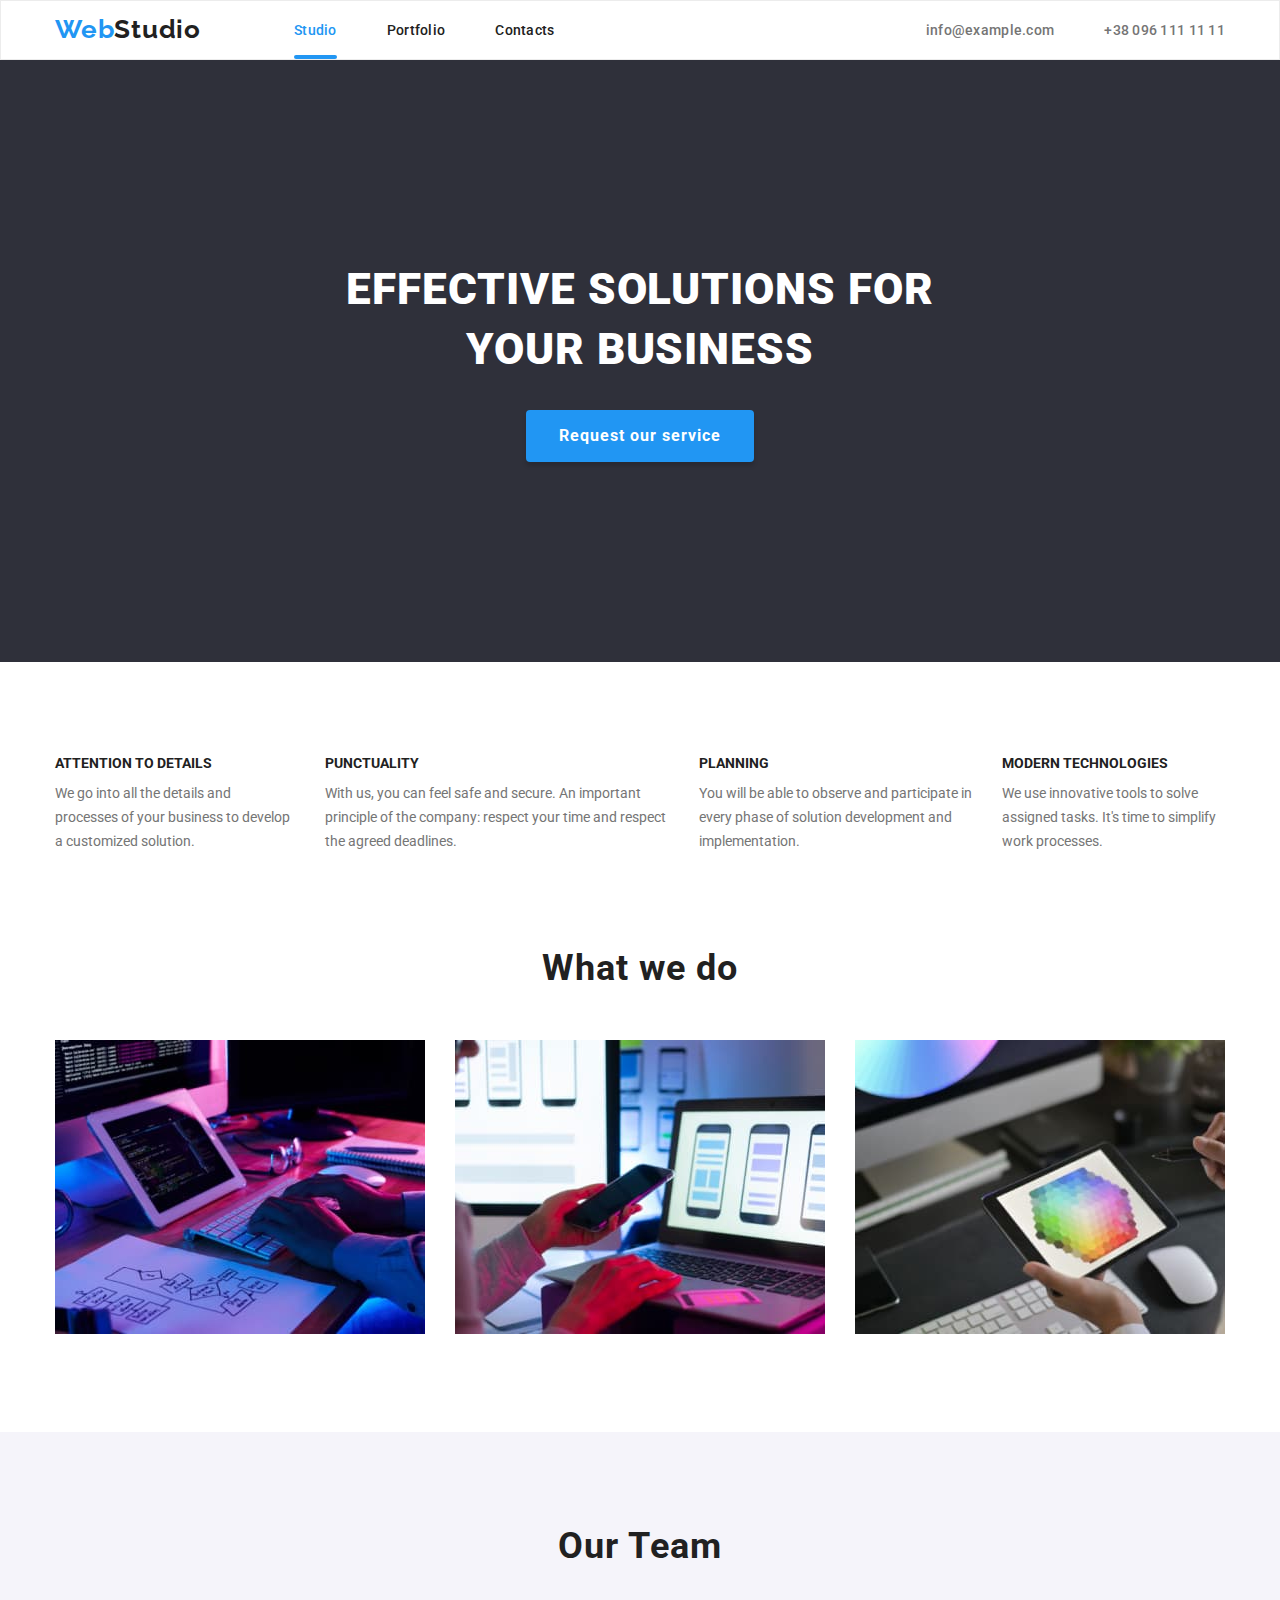
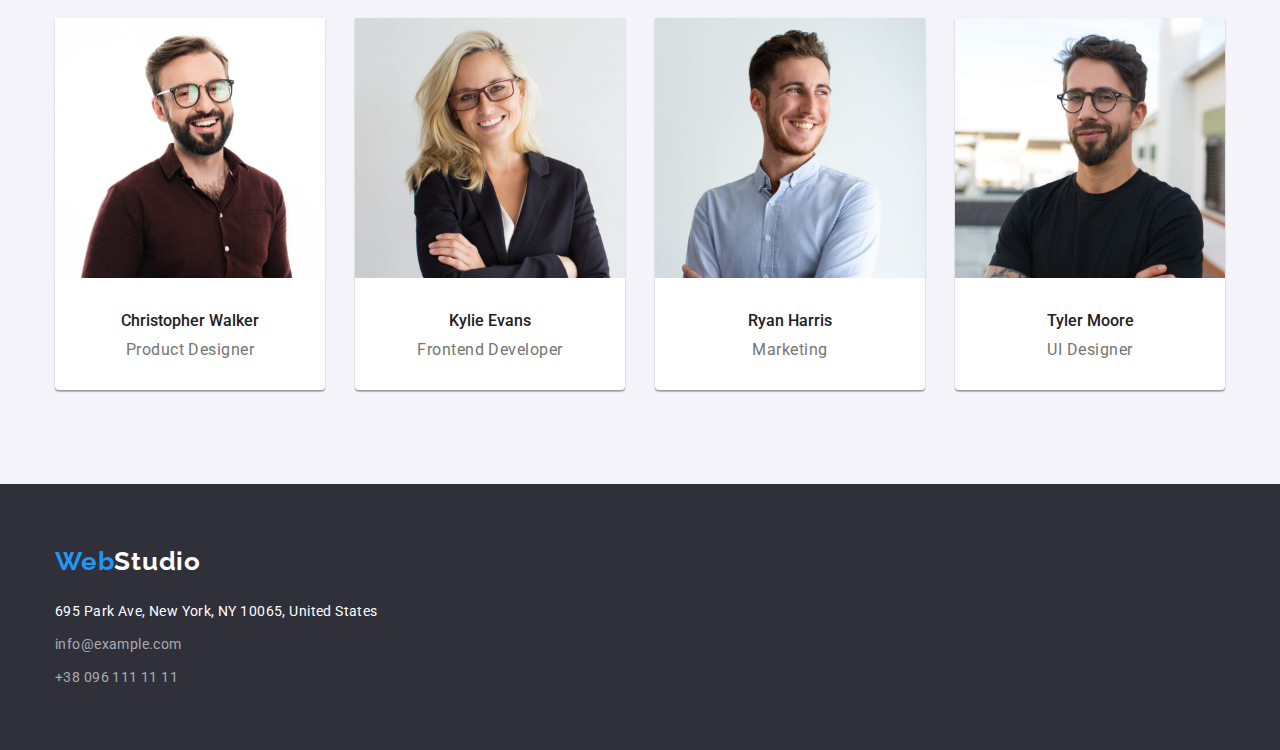
<file: index.html>
<!DOCTYPE html>
<html lang="en">
  <head>
    <meta charset="UTF-8" />
    <meta http-equiv="X-UA-Compatible" content="IE=edge" />
    <meta name="viewport" content="width=device-width, initial-scale=1.0" />
    <title>HW-03</title>
    <link rel="preconnect" href="https://fonts.googleapis.com" />
    <link rel="preconnect" href="https://fonts.gstatic.com" crossorigin />
    <link
      href="https://fonts.googleapis.com/css2?family=Raleway:wght@700&family=Roboto:wght@400;500;700;900&display=swap"
      rel="stylesheet"
    />
    <link
      rel="stylesheet"
      href="https://cdnjs.cloudflare.com/ajax/libs/modern-normalize/1.1.0/modern-normalize.min.css"
    />
    <link rel="stylesheet" href="./css/styles.css" />
  </head>

  <body>
    <header class="page-header">
      <div class="container main-nav">
        <nav class="main-nav">
          <a href="./index.html" class="logo"><span>Web</span>Studio</a>
          <ul class="site-nav list">
            <li class="item">
              <a href="./index.html" class="link current">Studio</a>
            </li>
            <li class="item">
              <a href="./portfolio.html" class="link">Portfolio</a>
            </li>
            <li class="item"><a href="#" class="link">Contacts</a></li>
          </ul>
        </nav>
        <ul class="contacts list">
          <li class="item">
            <a href="mailto:info@example.com" class="link">info@example.com</a>
          </li>
          <li class="item">
            <a href="tel:+380961111111" class="link">+38 096 111 11 11</a>
          </li>
        </ul>
      </div>
    </header>

    <main>
      <section class="hero">        
        <div class="container">
          <h1 class="hero-title">
            EFFECTIVE SOLUTIONS FOR 
            YOUR BUSINESS
          </h1>
          <button class="btn primary" type="button">Request our service</button>
        </div>
        
      </section>

      <section class="mid-section section">
        <div class="container">
          <h2 class="hidden-title">Our Perks</h2>

          <ul class="features list">
            <li class="features-item">
              <h3 class="features-title">ATTENTION TO DETAILS</h3>
              <p class="features-text">
                We go into all the details and processes of your business to
                develop a customized solution.
              </p>
            </li>
            <li class="features-item">
              <h3 class="features-title">PUNCTUALITY</h3>
              <p class="features-text">
                With us, you can feel safe and secure. An important principle of
                the company: respect your time and respect the agreed deadlines.
              </p>
            </li>
            <li class="features-item">
              <h3 class="features-title">PLANNING</h3>
              <p class="features-text">
                You will be able to observe and participate in every phase of
                solution development and implementation.
              </p>
            </li>
            <li class="features-item">
              <h3 class="features-title">MODERN TECHNOLOGIES</h3>
              <p class="features-text">
                We use innovative tools to solve assigned tasks. It's time to
                simplify work processes.
              </p>
            </li>
          </ul>
        </div>
      </section>
      <section class="activity-section">
        <div class="container">
          <h2 class="section-title">What we do</h2>
          <ul class="activity list">
            <li class="activity-item">
              <img src="images/img1.jpg" alt="first" width="370" height="294" />
            </li>
            <li class="activity-item">
              <img
                src="images/img2.jpg"
                alt="second"
                width="370"
                height="294"
              />
            </li>
            <li class="activity-item">
              <img src="images/img3.jpg" alt="third" width="370" height="294" />
            </li>
          </ul>
        </div>
      </section>
      <section class="team-section section">
        <div class="container">
          <h2 class="section-title">Our Team</h2>
          <ul class="team list">
            <li class="team-item">
              <img
                src="images/ProdDes.jpg"
                alt="ProductDes"
                width="270"
                height="260"
              />
              <h3 class="team-title">Christopher Walker</h3>
              <p class="team-text">Product Designer</p>
            </li>
            <li class="team-item">
              <img
                src="images/FrontDev.jpg"
                alt="FrontDev"
                width="270"
                height="260"
              />
              <h3 class="team-title">Kylie Evans</h3>
              <p class="team-text">Frontend Developer</p>
            </li>
            <li class="team-item">
              <img
                src="images/Market.jpg"
                alt="Market"
                width="270"
                height="260"
              />
              <h3 class="team-title">Ryan Harris</h3>
              <p class="team-text">Marketing</p>
            </li>
            <li class="team-item">
              <img
                src="images/UIDes.jpg"
                alt="UI_des"
                width="270"
                height="260"
              />
              <h3 class="team-title">Tyler Moore</h3>
              <p class="team-text">UI Designer</p>
            </li>
          </ul>
        </div>
      </section>
    </main>

    <footer class="footer">
      <div class="container">
        <a href="./index.html" class="logo-footer"><span>Web</span>Studio</a>
        <address class="address">
          <ul class="footer-contacts list">
            <li class="item">
              <a class="link address-link" href="https://goo.gl/maps/gs37guJ5S6naws7R7"
                >695 Park Ave, New York, NY 10065, United States</a
              >
            </li>
            <li class="item"><a class="link" href="mailto:info@example.com">info@example.com</a></li>
            <li class="item"><a class="link" href="tel:+380961111111">+38 096 111 11 11</a></li>
          </ul>
        </address>
      </div>
    </footer>
  </body>
</html>
</file>
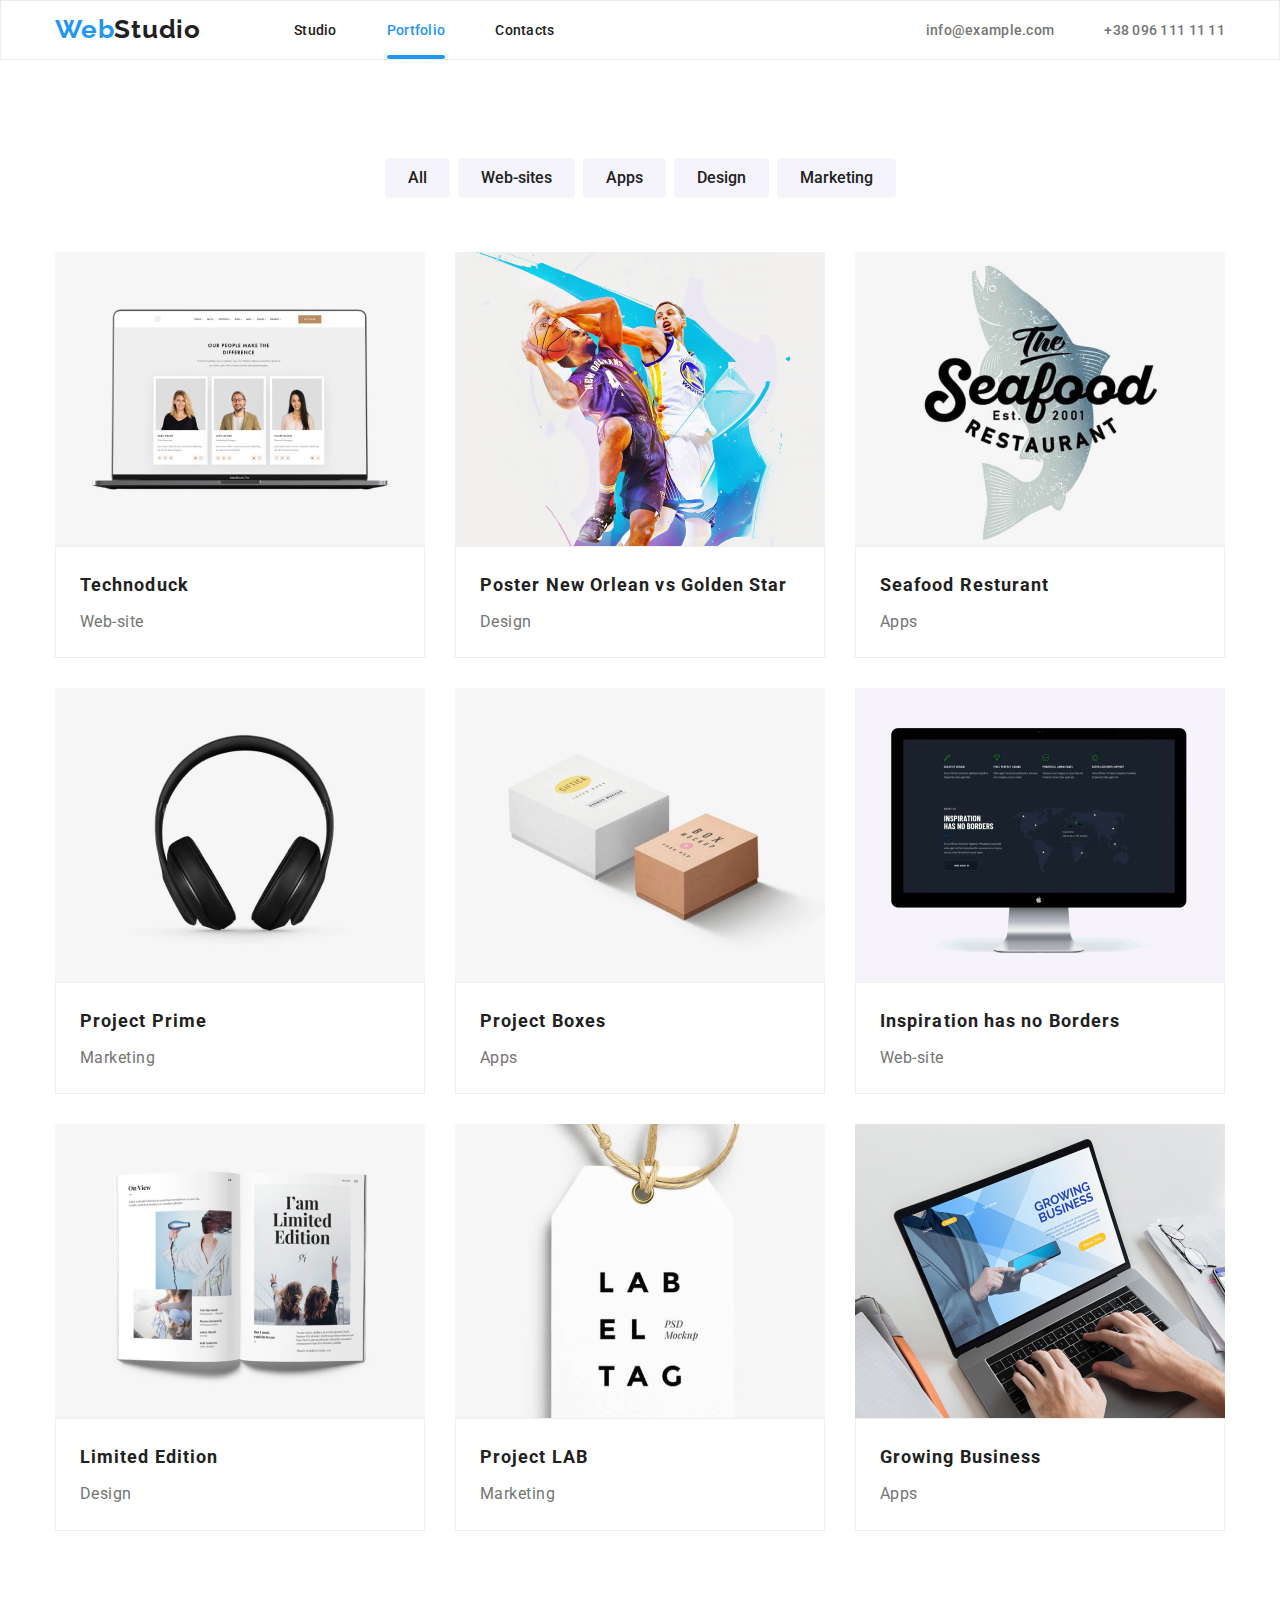
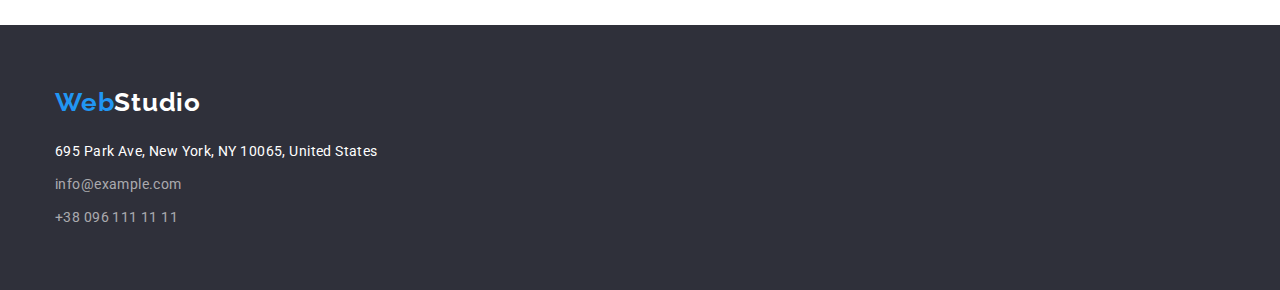
<file: portfolio.html>
<!DOCTYPE html>
<html lang="en">
  <head>
    <meta charset="UTF-8" />
    <meta http-equiv="X-UA-Compatible" content="IE=edge" />
    <meta name="viewport" content="width=device-width, initial-scale=1.0" />
    <title>HW-03</title>
    <link rel="preconnect" href="https://fonts.googleapis.com" />
    <link rel="preconnect" href="https://fonts.gstatic.com" crossorigin />
    <link
      href="https://fonts.googleapis.com/css2?family=Raleway:wght@700&family=Roboto:wght@400;500;700;900&display=swap"
      rel="stylesheet"
    />
    <link
      rel="stylesheet"
      href="https://cdnjs.cloudflare.com/ajax/libs/modern-normalize/1.1.0/modern-normalize.min.css"
    />
    <link rel="stylesheet" href="./css/styles.css" />
  </head>

  <body>
    <header class="page-header">
      <div class="container main-nav">
        <nav class="main-nav">
          <a href="./index.html" class="logo"><span>Web</span>Studio</a>
          <ul class="site-nav list">
            <li class="item"><a href="./index.html" class="link">Studio</a></li>
            <li class="item">
              <a href="./portfolio.html" class="link current">Portfolio</a>
            </li>
            <li class="item"><a href="#" class="link">Contacts</a></li>
          </ul>
        </nav>
        <ul class="contacts list">
          <li class="item">
            <a href="mailto:info@example.com" class="link">info@example.com</a>
          </li>
          <li class="item">
            <a href="tel:+380961111111" class="link">+38 096 111 11 11</a>
          </li>
        </ul>
      </div>
    </header>
    <main>
      <section class="section">
        <div class="container">
          <h1 class="hidden-title">Main section</h1>
          <ul class="filter list">
            <li>
              <button
                class="btn secondary"
                type="button"
                onclick="filterChange('All')"
              >
                All
              </button>
            </li>
            <li>
              <button
                class="btn secondary"
                type="button"
                onclick="filterChange('Web-site')"
              >
                Web-sites
              </button>
            </li>
            <li>
              <button
                class="btn secondary"
                type="button"
                onclick="filterChange('Apps')"
              >
                Apps
              </button>
            </li>
            <li>
              <button
                class="btn secondary"
                type="button"
                onclick="filterChange('Design')"
              >
                Design
              </button>
            </li>
            <li>
              <button
                class="btn secondary"
                type="button"
                onclick="filterChange('Marketing')"
              >
                Marketing
              </button>
            </li>
          </ul>
          <ul class="card-set list" id="content">
            <li class="card">
              <a href="#">
                <div class="card-overlay">
                  <img src="./images/website.jpg" alt="website" width="370" />
                </div>
                <div class="card-info">
                  <h2 class="cnt-title">Technoduck</h2>
                  <p>Web-site</p>
                </div>
              </a>
            </li>
            <li class="card">
              <a href="#">
                <div class="card-overlay">
                  <img src="./images/design.jpg" alt="design" width="370" />
                </div>

                <div class="card-info">
                  <h2 class="cnt-title">Poster New Orlean vs Golden Star</h2>
                  <p>Design</p>
                </div>
              </a>
            </li>
            <li class="card">
              <a href="#">
                <div class="card-overlay">
                  <img
                    src="./images/seafood.jpg"
                    alt="seafood resturant"
                    width="370"
                  />
                </div>

                <div class="card-info">
                  <h2 class="cnt-title">Seafood Resturant</h2>
                  <p>Apps</p>
                </div>
              </a>
            </li>
            <li class="card">
              <a href="#">
                <div class="card-overlay">
                  <img src="./images/prime.jpg" alt="prime" width="370" height="294" />
                </div>
                <div class="card-info">
                  <h2 class="cnt-title">Project Prime</h2>
                  <p>Marketing</p>
                </div>
              </a>
            </li>
            <li class="card">
              <a href="#">
                <div class="card-overlay">
                  <img src="./images/boxes.jpg" alt="boxes" width="370" />
                </div>

                <div class="card-info">
                  <h2 class="cnt-title">Project Boxes</h2>
                  <p>Apps</p>
                </div>
              </a>
            </li>
            <li class="card">
              <a href="#">
                <div class="card-overlay">
                  <img
                    src="./images/inspiration.jpg"
                    alt="inspiration"
                    width="370"
                  />
                </div>

                <div class="card-info">
                  <h2 class="cnt-title">Inspiration has no Borders</h2>
                  <p>Web-site</p>
                </div>
              </a>
            </li>
            <li class="card">
              <a href="#">
                <div class="card-overlay">
                  <img
                    src="./images/limitedEddition.jpg"
                    alt="lim-edition"
                    width="370"
                  />
                </div>

                <div class="card-info">
                  <h2 class="cnt-title">Limited Edition</h2>
                  <p>Design</p>
                </div>
              </a>
            </li>
            <li class="card">
              <a href="#">
                <div class="card-overlay">
                  <img src="./images/lab.jpg" alt="lab" width="370" />
                </div>
                <div class="card-info">
                  <h2 class="cnt-title">Project LAB</h2>
                  <p>Marketing</p>
                </div>
              </a>
            </li>
            <li class="card">
              <a href="#">
                <div class="card-overlay">
                  <img src="./images/business.jpg" alt="business" width="370" />
                </div>

                <div class="card-info">
                  <h2 class="cnt-title">Growing Business</h2>
                  <p>Apps</p>
                </div>
              </a>
            </li>
          </ul>
        </div>
      </section>
    </main>
    <footer class="footer">
      <div class="container">
        <a href="./index.html" class="logo-footer"><span>Web</span>Studio</a>
        <address class="address">
          <ul class="footer-contacts list">
            <li class="item">
              <a
                class="link address-link"
                href="https://goo.gl/maps/gs37guJ5S6naws7R7"
                >695 Park Ave, New York, NY 10065, United States</a
              >
            </li>
            <li class="item">
              <a class="link" href="mailto:info@example.com"
                >info@example.com</a
              >
            </li>
            <li class="item">
              <a class="link" href="tel:+380961111111">+38 096 111 11 11</a>
            </li>
          </ul>
        </address>
      </div>
    </footer>
    <script>
      function filterChange(val) {
        let cards = document.querySelectorAll(".card");
        console.log(cards);

        cards.forEach((card) => (card.style.display = ""));

        for (i = 0; i < cards.length; i++) {
          if (
            cards[i].getElementsByTagName("p")[0].innerText != val &&
            val != "All"
          ) {
            cards[i].style.display = "none";
          } else {
            cards[i].style.display = "flex";
          }
        }
      }
    </script>
  </body>
</html>
</file>
<file: css/styles.css>
html {
  box-sizing: border-box;
}

/* set by default in modern-normalize styles */
*,
*::before,
*::after {
  box-sizing: inherit;
}

/* all vars in root is available within this doc */
/* could be set localy inside each class */
:root {
  --primary-text-color: #212121;
  --accent-color: #2196f3;
  --sec-text-color: #757575;
  --bcg-white-color: #fff;
}

body {
  font-family: Roboto, sans-serif;
  color: var(--primary-text-color);
  background-color: var(--bcg-white-color);
}

.list {
  list-style: none; /* remove dots from list */
  margin: 0 0;
  padding: 0 0;
}

a:link {
  text-decoration: none; /* remove underline from links */
}
.hidden-title {
  display: none;
  margin: 0 0;
}
/* BUTTONS */
.btn {
  background-color: var(--bcg-white-color);
  color: var(--primary-text-color);
  border: 1px solid transparent;
  cursor: pointer;
  text-align: center;
  box-shadow: none;
}
.primary {
  background-color: var(--accent-color);
  color: #ffffff;
}
.secondary {
  background-color: #f5f4fa;
  color: var(--primary-text-color);
}

.container {
  width: 1200px;
  padding-left:15px;
  padding-right:15px;
  margin: 0 auto;
  /* outline: 2px solid #d85d11; */
}
.section{
  padding-top: 94px;
  padding-bottom: 94px;
}

/* --------------------  navigation ----------------- */

.page-header {
  background-color: var(--bcg-white-color);   
  align-items: center;
  border: 1px solid #ECECEC;
}
.logo span {
  font-family: Raleway;
  font-size: 26px;
  font-weight: 700;
  line-height: 1.19;
  letter-spacing: 0.03em;
  color: var(--accent-color);
}
.logo {
  font-family: Raleway;
  font-size: 26px;
  font-weight: 700;
  color: inherit;
  line-height: 1.38;
  letter-spacing: 0.03em;
}

.main-nav {
  display: flex;
  justify-content: space-between;
  align-items: center;
}

.site-nav,
.page-header .contacts {
  display: flex;
  justify-content: center;
  align-items: center;
}
.site-nav{
  margin-left: 93px;
}

.site-nav .item:not(:last-child){
  margin-right: 50px;
}

.site-nav .link {
  display: inline-block;
  padding:21px 0; 

  position:relative;
  font-size: 14px;
  font-weight: 500;
  font-style: normal;
  color: var(--primary-text-color);
  line-height: 1.17;
  letter-spacing: 0.02em;
}
.site-nav .link.current {
  color: var(--accent-color);
  
}
.site-nav .link.current::after {
  content: "";
  position: absolute;
  width: 100%;
  height: 4px;
  left: 0;
  bottom: 0;
  background: #2196f3;
  border-radius: 2px;
}
.site-nav .link:hover,
.site-nav .link:focus {
  color: var(--accent-color);
  
  text-decoration-thickness: .125em;
  text-underline-offset: 1.5px;
  
}
/*  ---------------- header contact -----------------  */

.main-nav .contacts {
  margin-left: auto;
}
.contacts .item:not(:last-child) {  
  margin-right: 50px;
}
.contacts .item{
  margin-top: 0;
  margin-bottom: 0;
}
.contacts .link {
  font-size: 14px;
  font-weight: 500;
  color: var(--sec-text-color);
  line-height: 1.14;
  letter-spacing: 0.02em;
}
.contacts .link:hover,
.contacts .link:focus {
  color: var(--accent-color);
}

/*  -------------------- footer --------------------*/

footer {
  background-color: #2f303a;
  padding:60px 0 60px;
}

.logo-footer {
  font-family: Raleway;
  font-size: 26px;
  font-weight: 700;
  color: inherit;
  line-height: 1.38;
  letter-spacing: 0.03em;
  color: var(--bcg-white-color);  
}

.logo-footer span {
  font-family: Raleway;
  font-size: 26px;
  font-weight: 700;
  line-height: 1.19;
  letter-spacing: 0.03em;
  color: var(--accent-color);
}

.address .item:first-child{
  margin-top: 20px;  
}
.address .item {
  margin-top: 9px;
}

.footer-contacts .link{
  font-style: normal;
  font-size: 14px;
  font-weight: 400;
  line-height: 1.71;
  letter-spacing: 0.03em;
  color: rgba(255, 255, 255, 0.6);
}
.link.address-link {
  color: #ffffff;
}
.footer-contacts .link:hover,
.footer-contacts .link:focus{
  color:var(--accent-color);
  cursor: pointer; 
}




/* ---------------- INDEX -> main -------------*/


/* .hero-overlay {
  max-width: 1600px;
  margin-left: auto;
  margin-right: auto;
  background-image: url(../images/back_ground.jpg);
  text-align: center;
} */

.hero {  
  background-color: #2F303A;
  text-align: center;
  padding: 200px 0;
}

.hero-title {
  margin: 0 252px;
  margin-bottom: 30px;  
 
  font-size: 44px;
  font-weight: 900;
  color: #ffffff;
  line-height: 1.36;
  letter-spacing: 0.06rem;
  text-transform: uppercase;
  /* outline: 2px dotted #117fd8; */
  
}
.btn.primary {  
  padding: 10px 32px;

  font-family: inherit;
  font-style: normal;
  font-weight: 700;
  font-size: 16px;
  line-height: 1.9;  
  letter-spacing: 0.06em;  
  background-color: var(--accent-color);
  box-shadow: 0px 4px 4px rgba(0, 0, 0, 0.15);
  border-radius: 4px;
  transition-duration: 0.4s;
}
.btn.primary:hover,
.btn.primary:focus {  
  background-color: #117fd8;
}

.section-title {
  margin-top: 0;
  margin-bottom: 50px;

  font-size: 36px;
  font-weight: 700;
  line-height: 1.16;
  letter-spacing: 0.03em;
  text-align: center;
 
}

.features {
  display: flex;
  justify-content: center;
  flex-wrap: nowrap;
}

.features-item:not(:last-child) {
  margin-right: 30px;
}

.features-title {
  margin: 0 0 10px;

  font-size: 14px;
  line-height: 1.14;
  text-transform: uppercase;
  text-align: left;
}

.features-text {
  margin:0 0 ;
  /* width: calc((100% -90px)/4);
  margin-right: 30px; */
  

  font-size: 14px;
  font-weight: 400;
  line-height: 1.71;
  color: var(--sec-text-color);
  text-align: left;
}

.activity-section {
  padding-bottom: 94px;
}
.activity {
  display: flex;
  justify-content: center;
  flex-wrap: nowrap;
}
.activity-item:not(:last-child) {
  margin-right: 30px;
}

.team-section {
  background-color: #f5f4fa;  
}
.team-section > .container{
  padding:0;
}

.team {
  display: flex;
  justify-content: center;
  flex-wrap: nowrap;
}

.team-item {
  margin-right: 15px;
  margin-left: 15px;
}
.team-item {
  text-align: center;
  background: #ffffff;
  box-shadow: 0px 1px 3px rgba(0, 0, 0, 0.12), 0px 1px 1px rgba(0, 0, 0, 0.14),
    0px 2px 1px rgba(0, 0, 0, 0.2);
  border-radius: 0px 0px 4px 4px;
}
.team-title {
  margin: 30px 0 10px;

  font-weight: 500;
  font-size: 16px;
  line-height: 1.18;
  
}
.team-text {
  margin: 0 0 30px;

  font-weight: 400;
  font-size: 16px;
  line-height: 1.18;
  letter-spacing: 0.03em;
  color: var(--sec-text-color);
  
}

/* ----------------------PORTFOLIO -> main-------------------- */


.filter {
  display: flex;
  padding-bottom: 50px;  
  justify-content: center;

  text-align: center;
  
}
.filter li {
  display: inline-block;
}
.btn.secondary {
  margin: 4px;
  padding: 6px 22px;

  font-family: inherit;
  font-style: normal;
  font-weight: 500;
  font-size: 16px;
  line-height: 1.62;
  border-radius: 4px;  
  text-align: center;
}

.btn.secondary:hover,
.btn.secondary:focus {
  background-color: var(--accent-color);
  color: #ffffff;
  box-shadow: 0px 3px 1px rgba(0, 0, 0, 0.1), 0px 1px 2px rgba(0, 0, 0, 0.08),
    0px 2px 2px rgba(0, 0, 0, 0.12);
  border-radius: 4px;
}
.card {  
  width: 370px; 
  
}
/* css n counts from 0 indice, but elements form 1  */

/* .card:not(:nth-child(3n + 3)){
  margin-right: 30px;
} */
/* .card:not(:nth-last-of-type(-n + 3)){
  margin-bottom: 30px;
} */

.card-set {
  display: flex;
  flex-wrap: wrap;
  justify-content: center;
  gap:30px;
}

.card-overlay img{
  display:block;
}

.card-info{
  padding:20px 24px ;
  border:1px solid #EEEEEE;

}

.card-info .cnt-title {
  margin: 0 0 4px;
  /* outline: 1px dotted #757575; */

  font-weight: 700;
  font-size: 18px;
  line-height: 2;
  letter-spacing: 0.06em;
  color: var(--primary-text-color); 
  
}
.card-info p {
  margin: 0;
  /* outline: 1px dotted #757575; */

  font-weight: 400;
  font-size: 16px;
  line-height: 1.88;
  letter-spacing: 0.03em;
  color: var(--sec-text-color);
  
}
</file>
